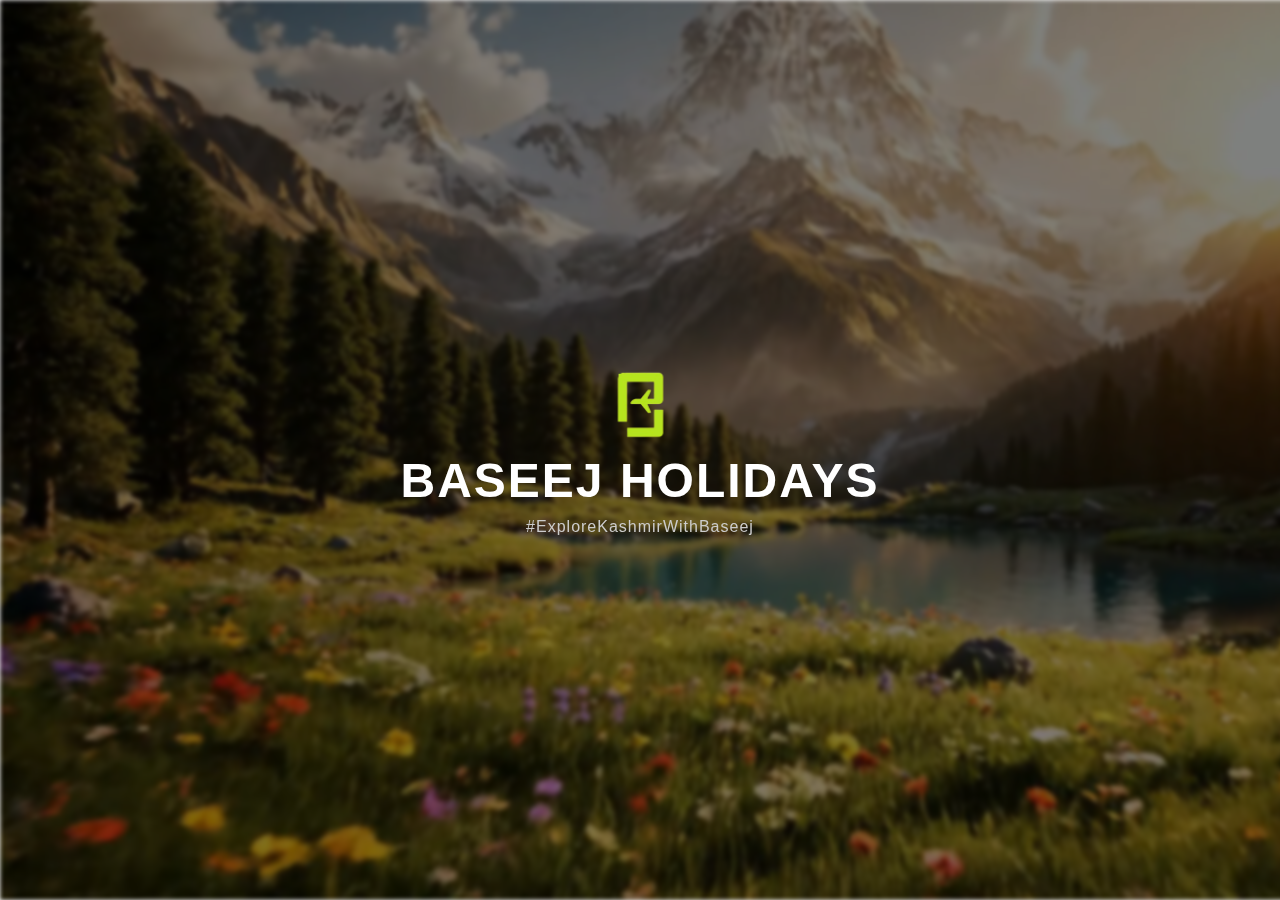
<file: index.html>
<!DOCTYPE html>
<html lang="en">

<head>
    <meta charset="UTF-8">
    <meta name="viewport" content="width=device-width, initial-scale=1.0">
    <title>Baseej Holidays - Home</title>
    <link rel="stylesheet" href="boot.css">
</head>

<body>
   <video autoplay muted loop playsinline webkit-playsinline id="bg-video">
    <source src="bg1.mp4" type="video/mp4">
</video>
<div id="bg-image"></div>

    <div class="boot-screen">
        <div class="logo-container">
            <div class="logo">
                <img src="images.png" alt="Logo" class="logo-img">
                BASEEJ HOLIDAYS
            </div>
            <div class="byline">#ExploreKashmirWithBaseej</div>
        </div>
        <div class="particles-container" id="particles-container"></div>
    </div>
    <script src="boot.js"></script>
</body>

</html>
</file>
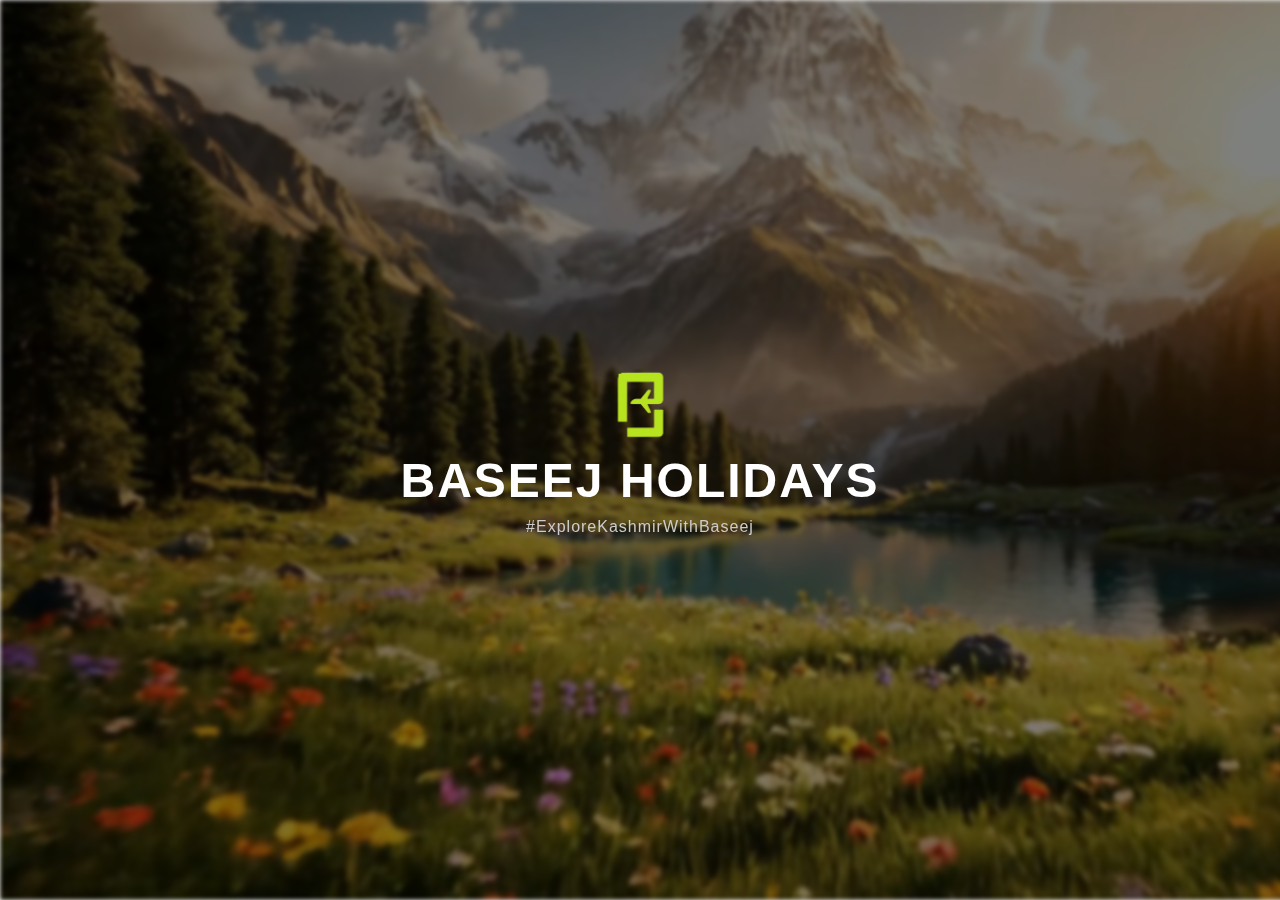
<file: boot.html>
<!DOCTYPE html>
<html lang="en">

<head>
    <meta charset="UTF-8">
    <meta name="viewport" content="width=device-width, initial-scale=1.0">
    <title>EM OS Boot Screen</title>
    <link rel="stylesheet" href="boot.css">
</head>

<body>
    <video autoplay muted loop playsinline id="bg-video">
        <source src="bg1.mp4" type="video/mp4">
        Your browser does not support HTML5 video.
    </video>

    <div class="boot-screen">
        <div class="logo-container">
            <div class="logo">
                <img src="images.png" alt="Logo" class="logo-img">
                BASEEJ HOLIDAYS
            </div>
            <div class="byline">#ExploreKashmirWithBaseej</div>
        </div>
        <div class="particles-container" id="particles-container"></div>
    </div>
    <script src="boot.js"></script>
</body>

</html>
</file>
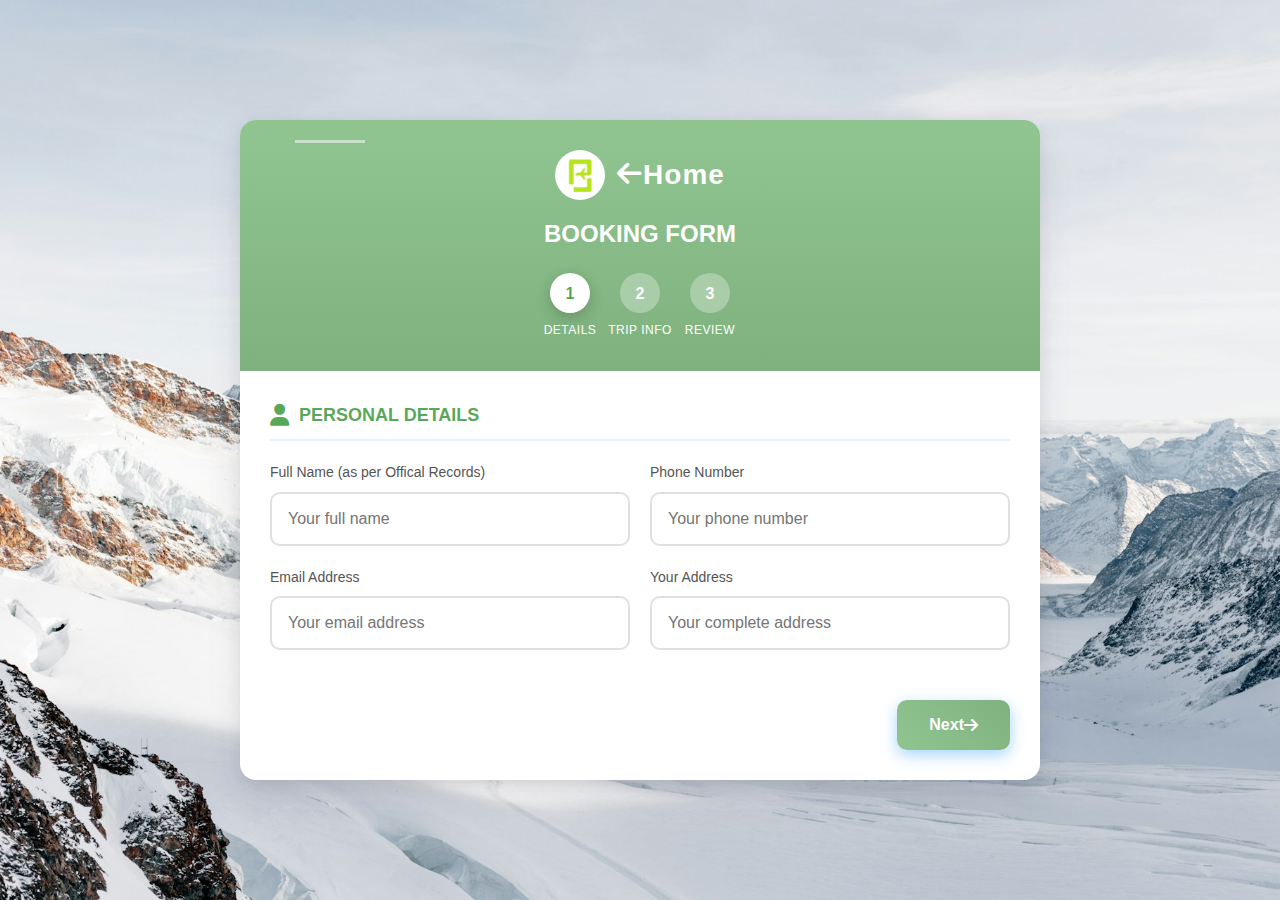
<file: form.html>
<!DOCTYPE html>
<html lang="en">

<head>
    <meta charset="UTF-8">
    <meta name="viewport" content="width=device-width, initial-scale=1.0">
    <title>Baseej Holidays Booking Form</title>

      <meta name="title" content="Baseej Holidays | Explore Kashmir With Baseej">
  <meta name="description" content="Discover breathtaking Kashmir with Baseej Holidays. Customized packages, hassle-free bookings, and unforgettable travel experiences. #ExploreKashmirWithBaseej">
  <meta name="keywords" content="Baseej Holidays, Kashmir tours, Kashmir travel, Baseej travels, explore Kashmir, holiday packages, Kashmir tourism">
  <meta name="author" content="Baseej Holidays">

  <!-- ✅ Open Graph (Facebook, Instagram, WhatsApp) -->
  <meta property="og:title" content="Baseej Holidays | Explore Kashmir">
  <meta property="og:description" content="Plan your dream Kashmir holiday with Baseej Holidays. Explore the beauty, culture, and adventure of Kashmir.">
  <meta property="og:image" content="images.png"> <!-- 🔄 replace with full URL of logo/preview image -->
  <meta property="og:url" content="shoaibali43.github.io/website">
  <meta property="og:type" content="website">

  <!-- ✅ Twitter Cards -->
  <meta name="twitter:card" content="summary_large_image">
  <meta name="twitter:title" content="Baseej Holidays | Explore Kashmir">
  <meta name="twitter:description" content="Travel with Baseej Holidays – Explore the paradise of Kashmir with tailored packages.">
  <meta name="twitter:image" content="images.png"> <!-- 🔄 replace with full image URL -->

  <!-- ✅ Favicon -->
  <link rel="icon" type="image/png" href="images.png">
    
    <link rel="stylesheet" href="https://cdnjs.cloudflare.com/ajax/libs/font-awesome/6.4.0/css/all.min.css">
    <style>
        * {
            margin: 0;
            padding: 0;
            box-sizing: border-box;
            font-family: 'Roboto', 'Segoe UI', sans-serif;
        }

        body {
            background-image: url('snow.jpg'); /* Replace with your image path */
    background-size: cover; /* Make image cover the entire area */
    background-position: center center; /* Center the image */
    background-repeat: no-repeat;
            color: #333;
            line-height: 1.6;
            min-height: 100vh;
            display: flex;
            flex-direction: column;
            align-items: center;
            justify-content: center;
            padding: 20px;
        }

        .container {
            width: 100%;
            max-width: 800px;
            background: white;
            border-radius: 16px;
            box-shadow: 0 15px 35px rgba(50, 50, 93, 0.1), 0 5px 15px rgba(0, 0, 0, 0.07);
            overflow: hidden;
            margin: 40px 0;
        }

        .form-header {
            background: linear-gradient(
  180deg, 
  rgba(34, 139, 34, 0.5),
  rgba(0, 100, 0, 0.5)    
);

            color: white;
            padding: 30px;
            text-align: center;
            position: relative;
        }

        .logo {
            display: flex;
            align-items: center;
            justify-content: center;
            margin-bottom: 15px;
        }

        .logo-icon {
            font-size: 36px;
            margin-right: 12px;
            background: white;
            color: #2196F3;
            width: 50px;
            height: 50px;
            border-radius: 50%;
            display: flex;
            align-items: center;
            justify-content: center;
        }
        img {
            width: 40px;
            height: 40px;
        }

        .logo-text {
            font-size: 28px;
            font-weight: 700;
            letter-spacing: 1px;
        }

        .form-header h1 {
            font-size: 24px;
            font-weight: 600;
            margin-bottom: 10px;
        }

        .progress-bar {
            display: flex;
            align-items: center;
            justify-content: center;
            margin-top: 20px;
        }

        .step {
            display: flex;
            flex-direction: column;
            align-items: center;
            position: relative;
        }

        .step-circle {
            width: 40px;
            height: 40px;
            border-radius: 50%;
            background: rgba(255, 255, 255, 0.3);
            display: flex;
            align-items: center;
            justify-content: center;
            font-weight: bold;
            margin: 0 15px;
            z-index: 2;
        }

        .step.active .step-circle {
            background: white;
            color: #228b22c7;
            box-shadow: 0 5px 15px rgba(0, 0, 0, 0.2);
        }

        .step-line {
            position: absolute;
            height: 3px;
            background: rgba(255, 255, 255, 0.3);
            top: 20px;
            width: 70px;
            left: 55px;
        }

        .step-label {
            margin-top: 8px;
            font-size: 12px;
            font-weight: 500;
            text-transform: uppercase;
            letter-spacing: 0.5px;
        }

        .form-body {
            padding: 30px;
        }

        .form-section {
            margin-bottom: 30px;
        }

        .section-title {
            font-size: 18px;
            font-weight: 600;
            color: #228b22c0;
            margin-bottom: 20px;
            padding-bottom: 10px;
            border-bottom: 2px solid #e3f2fd;
            display: flex;
            align-items: center;
        }

        .section-title i {
            margin-right: 10px;
            font-size: 22px;
        }

        .form-row {
            display: flex;
            flex-wrap: wrap;
            margin: 0 -10px;
        }

        .form-group {
            flex: 1 0 300px;
            margin: 0 10px 20px;
            position: relative;
        }

        label {
            display: block;
            margin-bottom: 8px;
            font-weight: 500;
            color: #555;
            font-size: 14px;
        }

        input,
        select,
        textarea {
            width: 100%;
            padding: 16px;
            border: 2px solid #e0e0e0;
            border-radius: 10px;
            font-size: 16px;
            transition: all 0.3s;
            outline: none;
        }

        input:focus,
        select:focus,
        textarea:focus {
            border-color: #2196F3;
            box-shadow: 0 5px 15px rgba(33, 150, 243, 0.1);
        }

        textarea {
            min-height: 120px;
            resize: vertical;
        }

        .button-group {
            display: flex;
            justify-content: space-between;
            margin-top: 30px;
        }

        .btn {
            padding: 16px 32px;
            border: none;
            border-radius: 10px;
            font-size: 16px;
            font-weight: 600;
            cursor: pointer;
            transition: all 0.3s;
            display: flex;
            align-items: center;
            justify-content: center;
        }

        .btn-next {
            background: linear-gradient(
  45deg,
  #228B2280,
  #00640080
);

            color: white;
            box-shadow: 0 5px 15px rgba(33, 150, 243, 0.4);
        }

        .btn-next:hover {
            transform: translateY(-3px);
            box-shadow: 0 8px 20px rgba(33, 150, 243, 0.5);
        }

        .btn-back {
            background: #f5f5f5;
            color: #555;
        }

        .btn-back:hover {
            background: #e0e0e0;
        }

        .form-step {
            display: none;
        }

        .form-step.active {
            display: block;
        }

        .date-input-group {
            display: flex;
            gap: 15px;
        }

        .date-input-group select {
            flex: 1;
        }

        @media (max-width: 600px) {
            .form-header {
                padding: 20px;
            }

            .logo-text {
                font-size: 22px;
            }

            .form-header h1 {
                font-size: 20px;
            }

            .form-body {
                padding: 20px;
            }

            .form-group {
                flex: 1 0 100%;
            }

            .step-line {
                width: 40px;
            }

            .button-group {
                flex-direction: column;
                gap: 15px;
            }

            .btn {
                width: 100%;
            }

            .date-input-group {
                flex-direction: column;
                gap: 10px;
            }
        }

        /* iOS-style dialog */
        .backdrop {
            position: fixed;
            inset: 0;
            display: none;
            align-items: center;
            justify-content: center;
            background: rgba(0, 0, 0, 0.16);
            backdrop-filter: blur(6px);
            z-index: 1000;
        }

        .backdrop.show {
            display: flex;
        }

        .ios-alert {
            background: #fff;
            border-radius: 14px;
            padding: 18px 16px;
            text-align: center;
            max-width: 300px;
            box-shadow: 0 12px 24px rgba(0, 0, 0, .2);
            transform: translateY(8px) scale(.96);
            opacity: 0;
            transition: .2s ease;
        }

        .backdrop.show .ios-alert {
            transform: translateY(0) scale(1);
            opacity: 1;
        }

        .ios-title {
            font-weight: 600;
            font-size: 17px;
            margin-bottom: 6px;
        }

        .ios-message {
            font-size: 14px;
            color: #555;
            margin-bottom: 14px;
        }

        .ios-btn {
            border: none;
            border-radius: 10px;
            padding: 10px 18px;
            background: #eaf2ff;
            color: #228b22d7;
            font-weight: 600;
            cursor: pointer;
        }
        .logo-text a {
            color: inherit;
            text-decoration: none;
        }
         @media (max-width: 768px) {
    .container {
        max-width: 600px;
    }
}
        
    </style>
</head>

<body>
    
    <div class="container">
        <div class="form-header">
            <div class="logo">
                <div class="logo-icon">
                    <img src="images.png" alt="Baseej Travels Logo">
                </div>
                <div class="logo-text"><i class="fas fa-arrow-left"></i><a href="main.html">Home</a></div>
            </div>
            <h1>BOOKING FORM</h1>
            <div class="progress-bar">
                <div class="step active">
                    <div class="step-circle">1</div>
                    <div class="step-label">Details</div>
                </div>
                <div class="step-line"></div>
                <div class="step">
                    <div class="step-circle">2</div>
                    <div class="step-label">Trip Info</div>
                </div>
                <div class="step-line"></div>
                <div class="step">
                    <div class="step-circle">3</div>
                    <div class="step-label">Review</div>
                </div>
            </div>
        </div>

        <form id="bookingForm" class="form-body" action="https://formspree.io/f/mblapgee" method="POST">
            <!-- Step 1: Personal Details -->
            <div class="form-step active" id="step1">
                <div class="form-section">
                    <div class="section-title">
                        <i class="fas fa-user"></i>
                        PERSONAL DETAILS
                    </div>
                    <div class="form-row">
                        <div class="form-group">
                            <label for="full-name">Full Name (as per Offical Records)</label>
                            <input type="text" id="full-name" name="full-name" placeholder="Your full name" required>
                        </div>
                        <div class="form-group">
                            <label for="phone">Phone Number</label>
                            <input type="tel" id="phone" name="phone" placeholder="Your phone number" required>
                        </div>
                    </div>
                    <div class="form-row">
                        <div class="form-group">
                            <label for="email">Email Address</label>
                            <input type="email" id="email" name="email" placeholder="Your email address" required>
                        </div>
                        <div class="form-group">
                            <label for="address">Your Address</label>
                            <input type="text" id="address" name="address" placeholder="Your complete address" required>
                        </div>
                    </div>
                </div>

                <div class="button-group">
                    <div></div> <!-- Empty div for spacing -->
                    <button type="button" class="btn btn-next" onclick="showStep(2)">Next <i
                            class="fas fa-arrow-right"></i></button>
                </div>
            </div>

            <!-- Step 2: Trip Information -->
            <div class="form-step" id="step2">
                <div class="form-section">
                    <div class="section-title">
                        <i class="fas fa-calendar-alt"></i>
                        TRIP DATES
                    </div>
                    <div class="form-row">
                        <div class="form-group">
                            <label for="from-date">From Date</label>
                            <input type="date" id="from-date" name="from-date" required>
                        </div>
                        <div class="form-group">
                            <label for="to-date">To Date</label>
                            <input type="date" id="to-date" name="to-date" required>
                        </div>
                    </div>
                </div>

                <div class="form-section">
                    <div class="section-title">
                        <i class="fas fa-users"></i>
                        TRAVELERS INFORMATION
                    </div>
                    <div class="form-row">
                        <div class="form-group">
                            <label for="members">Number of Members</label>
                            <select id="members" name="members" required>
                                <option value="" disabled selected>Select number of travelers</option>
                                <option value="1">1</option>
                                <option value="2">2</option>
                                <option value="3">3</option>
                                <option value="4">4</option>
                                <option value="5">5</option>
                                <option value="6">6</option>
                                <option value=">6">More than 6</option>
                            </select>
                        </div>
                        <div class="form-group">
                            <label for="destination">Destination</label>
                            <select id="destination" name="destination" required>
                                <option value="" disabled selected>Choose your destination</option>
                                <option value="Srinagar">Srinagar</option>
                                <option value="Kashmir">Kashmir</option>
                                <option value="Gulmarg">Gulmarg</option>
                                <option value="Sonmarg">Sonmarg</option>
                                <option value="Pahalgam">Pahalgam</option>
                                <option value="Ladakh">Ladakh</option>
                                <option value="Jammu">Jammu</option>
                                <option value="Maldives">Maldives</option>
                                <option value="Bali">Bali</option>
                            </select>
                        </div>
                    </div>
                </div>

                <div class="button-group">
                    <button type="button" class="btn btn-back" onclick="showStep(1)"><i class="fas fa-arrow-left"></i>
                        Back</button>
                    <button type="button" class="btn btn-next" onclick="showStep(3)">Next <i
                            class="fas fa-arrow-right"></i></button>
                </div>
            </div>

            <!-- Step 3: Review -->
            <div class="form-step" id="step3">
                <div class="form-section">
                    <div class="section-title">
                        <i class="fas fa-check-circle"></i>
                        REVIEW YOUR INFORMATION
                    </div>
                    <div id="review-content">
                        <!-- Review content will be generated by JavaScript -->
                    </div>
                </div>

                <div class="button-group">
                    <button type="button" class="btn btn-back" onclick="showStep(2)"><i class="fas fa-arrow-left"></i>
                        Back</button>
                    <button type="submit" class="btn btn-next">Submit Booking <i
                            class="fas fa-paper-plane"></i></button>
                </div>
            </div>
        </form>
    </div>

    <!-- Success Dialog -->
    <div class="backdrop" id="backdrop">
        <div class="ios-alert">
            <div class="ios-title">Booking Submitted</div>
            <div class="ios-message">We'll contact you to confirm your booking within few hours.</div>
            <div class="ios-actions">
                <button class="ios-btn primary" id="okBtn">OK</button>
            </div>
        </div>
    </div>

    <script>
        // Form step navigation
        function showStep(stepNumber) {
            // Hide all steps
            document.querySelectorAll('.form-step').forEach(step => {
                step.classList.remove('active');
            });

            // Show the selected step
            document.getElementById(`step${stepNumber}`).classList.add('active');

            // Update progress bar
            document.querySelectorAll('.step').forEach((step, index) => {
                if (index < stepNumber) {
                    step.classList.add('active');
                } else {
                    step.classList.remove('active');
                }
            });

            // If it's the review step, generate the review content
            if (stepNumber === 3) {
                generateReviewContent();
            }
        }

        // Generate review content
        function generateReviewContent() {
            const reviewContent = document.getElementById('review-content');

            // Get form values
            const fullName = document.getElementById('full-name').value;
            const phone = document.getElementById('phone').value;
            const email = document.getElementById('email').value;
            const address = document.getElementById('address').value;
            const fromDate = document.getElementById('from-date').value;
            const toDate = document.getElementById('to-date').value;
            const members = document.getElementById('members').value;
            const destination = document.getElementById('destination').value;

            // Format the dates
            const formattedFromDate = new Date(fromDate).toLocaleDateString('en-US', {
                weekday: 'long',
                year: 'numeric',
                month: 'long',
                day: 'numeric'
            });

            const formattedToDate = new Date(toDate).toLocaleDateString('en-US', {
                weekday: 'long',
                year: 'numeric',
                month: 'long',
                day: 'numeric'
            });

            // Generate HTML for review
            reviewContent.innerHTML = `
                <div style="background: #f9f9f9; padding: 20px; border-radius: 10px;">
                    <h3 style="margin-bottom: 15px; color: #0D47A1;">Personal Details</h3>
                    <p><strong>Full Name:</strong> ${fullName}</p>
                    <p><strong>Phone:</strong> ${phone}</p>
                    <p><strong>Email:</strong> ${email}</p>
                    <p><strong>Address:</strong> ${address}</p>
                    
                    <h3 style="margin: 20px 0 15px; color: #0D47A1;">Trip Information</h3>
                    <p><strong>From Date:</strong> ${formattedFromDate}</p>
                    <p><strong>To Date:</strong> ${formattedToDate}</p>
                    <p><strong>Number of Travelers:</strong> ${members}</p>
                    <p><strong>Destination:</strong> ${destination}</p>
                </div>
            `;
        }

        // Form submission
        document.getElementById('bookingForm').addEventListener('submit', function (e) {
            e.preventDefault();

            // Submit the form to Formspree
            const form = e.target;
            const formData = new FormData(form);

            fetch(form.action, {
                method: 'POST',
                body: formData,
                headers: {
                    'Accept': 'application/json'
                }
            })
                .then(response => {
                    if (response.ok) {
                        // Show success message
                        document.getElementById('backdrop').classList.add('show');

                        // Reset form after successful submission
                        form.reset();

                        // Reset to first step
                        showStep(1);
                    } else {
                        // Handle error
                        alert('There was a problem submitting your booking. Please try again.');
                    }
                })
                .catch(error => {
                    alert('There was a problem submitting your booking. Please try again.');
                    console.error('Error:', error);
                });
        });

        // Close dialog
        document.getElementById('okBtn').addEventListener('click', function () {
            document.getElementById('backdrop').classList.remove('show');
        });

        // Set minimum date to today
        const fromDateInput = document.getElementById('from-date');
        const toDateInput = document.getElementById('to-date');
        const today = new Date().toISOString().split('T')[0];
        fromDateInput.min = today;

        // Set to-date minimum based on from-date
        fromDateInput.addEventListener('change', function () {
            toDateInput.min = this.value;
        });
    </script>
</body>


</html>
</file>
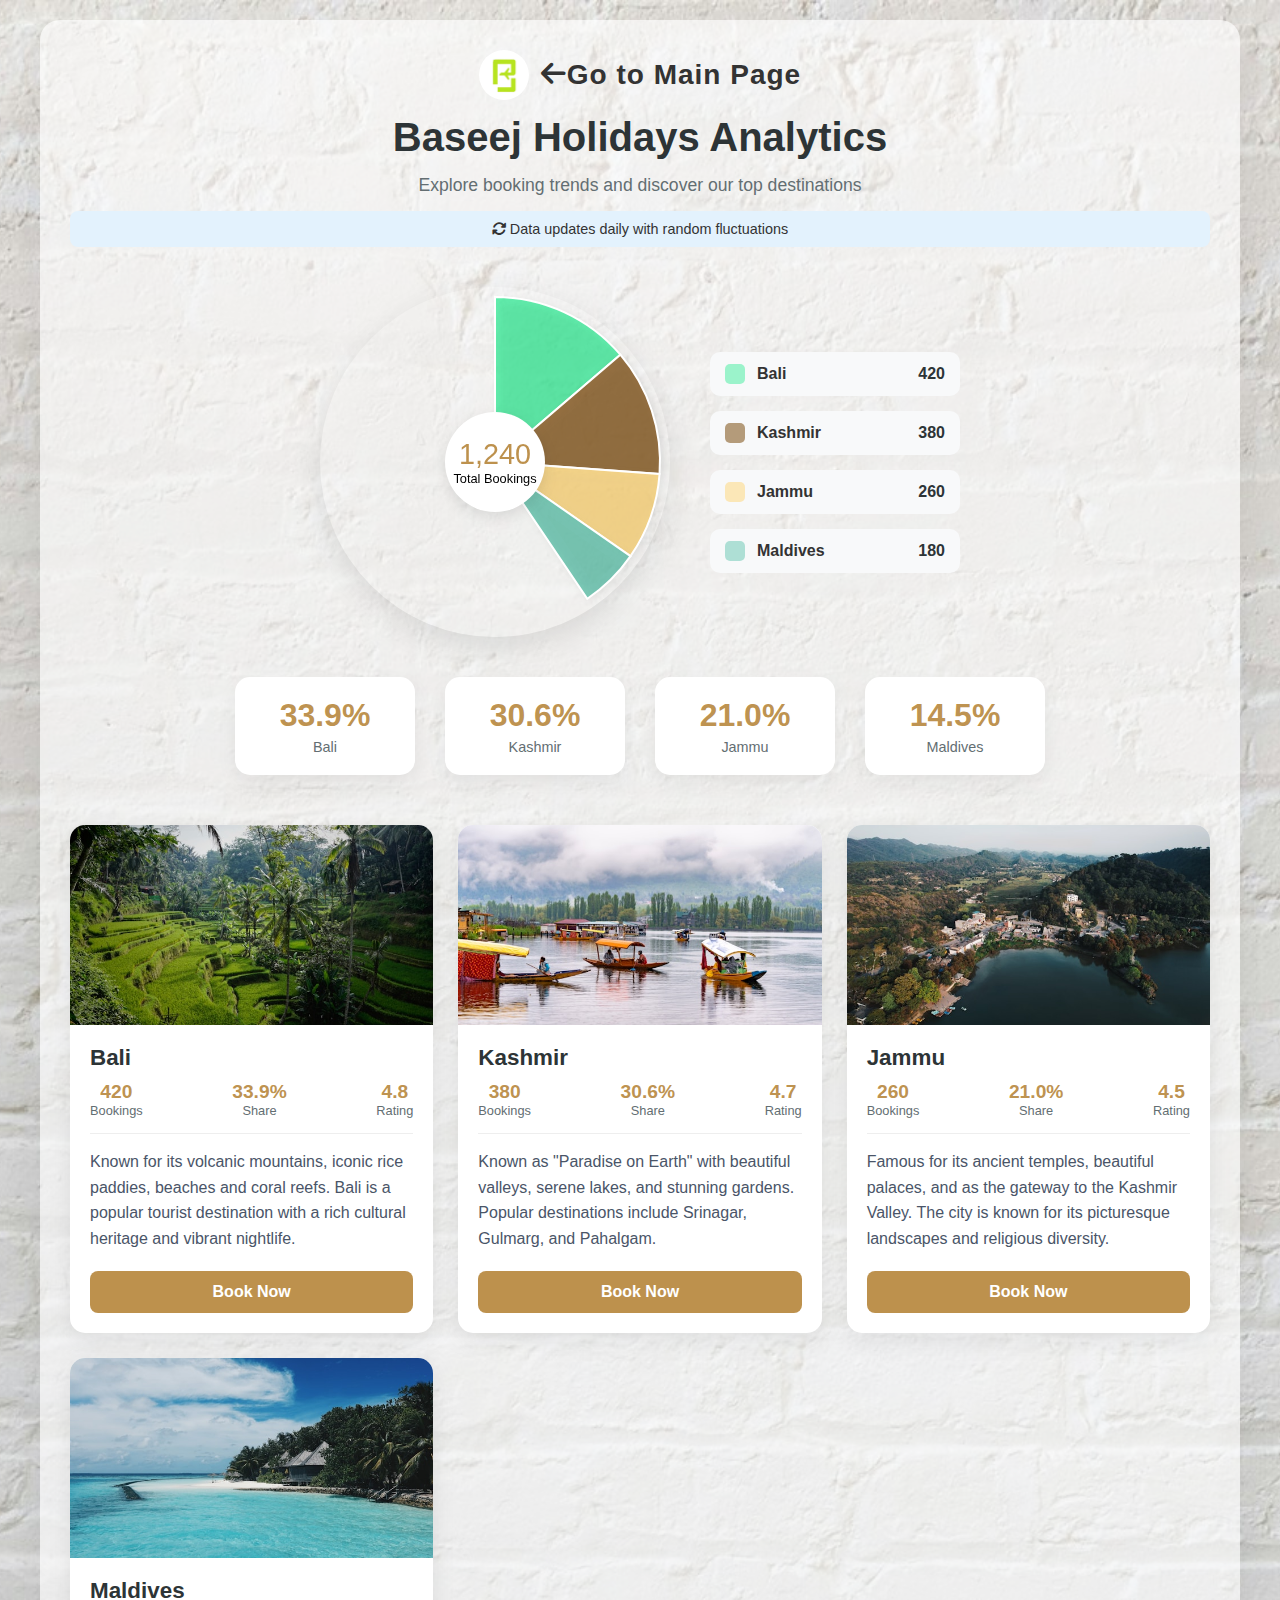
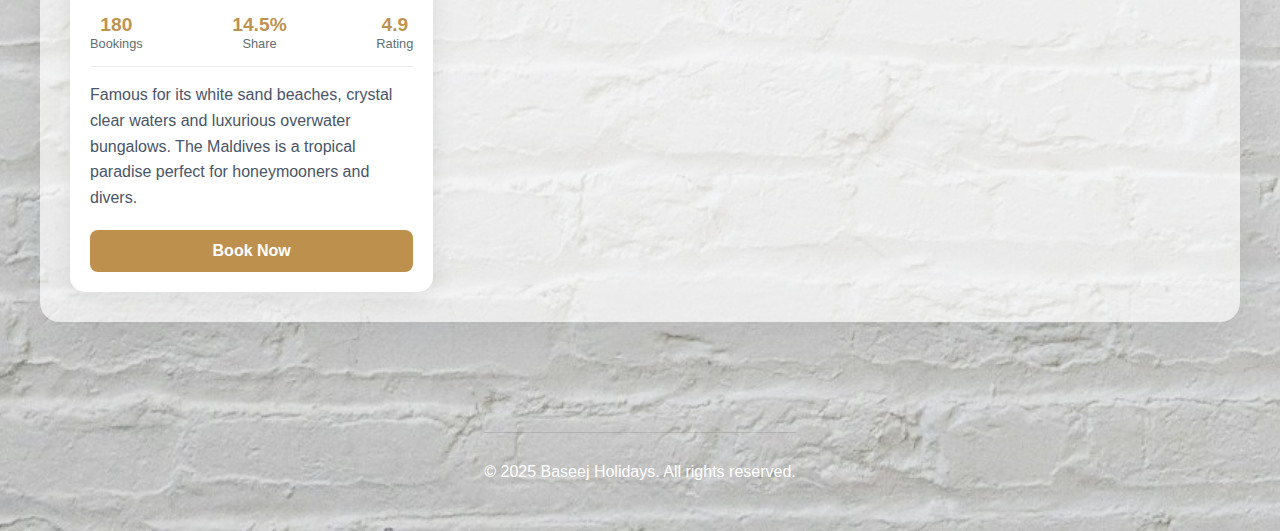
<file: helloaz.html>
<!DOCTYPE html>
<html lang="en">

<head>
    <meta charset="UTF-8">
    <meta name="viewport" content="width=device-width, initial-scale=1.0">
    <title>Travel Destination Analytics</title>
    <link rel="stylesheet" href="https://cdnjs.cloudflare.com/ajax/libs/font-awesome/6.4.0/css/all.min.css">
    <style>
        * {
            margin: 0;
            padding: 0;
            box-sizing: border-box;
            font-family: 'Segoe UI', Tahoma, Geneva, Verdana, sans-serif;
        }

        body {
           background-image: url('woods.jpg');
           background-size: cover; /* Make image cover the entire area */
    background-repeat: no-repeat;
    background-position: center center;
           min-height: 100vh;
            color: #333;
            min-height: 100vh;
            display: flex;
            flex-direction: column;
            align-items: center;
            justify-content: center;
            padding: 20px;
        }


        .container {
            width: 100%;
            max-width: 1200px;
            background: rgba(255, 255, 255, 0.63);
            border-radius: 20px;
            box-shadow: 0 15px 40px rgba(0, 0, 0, 0.08);
            overflow: hidden;
            padding: 30px;
            margin-bottom: 30px;
        }

        header {
            text-align: center;
            margin-bottom: 40px;
        }

        h1 {
            font-size: 2.5rem;
            font-weight: 700;
            color: #2d3436;
            margin-bottom: 15px;
        }

        .subtitle {
            font-size: 1.1rem;
            color: #636e72;
            max-width: 600px;
            margin: 0 auto;
        }

        .data-info {
            text-align: center;
            margin: 15px 0;
            padding: 10px;
            background: #e3f2fd;
            border-radius: 8px;
            font-size: 0.9rem;
        }

        .chart-container {
            display: flex;
            flex-wrap: wrap;
            justify-content: center;
            align-items: center;
            gap: 40px;
        }

        .pie-chart {
            position: relative;
            width: 350px;
            height: 350px;
        }

        canvas {
            width: 100%;
            height: 100%;
            border-radius: 50%;
            box-shadow: 0 10px 30px rgba(0, 0, 0, 0.1);
            transition: transform 0.3s ease;
        }

        canvas:hover {
            transform: scale(1.02);
        }

        .chart-center {
            position: absolute;
            top: 50%;
            left: 50%;
            transform: translate(-50%, -50%);
            width: 100px;
            height: 100px;
            background: white;
            border-radius: 50%;
            display: flex;
            flex-direction: column;
            align-items: center;
            justify-content: center;
            box-shadow: 0 5px 15px rgba(0, 0, 0, 0.1);
        }

        .total-bookings {
            font-size: 1.8rem;
            font-weight: 500;
            color: #ad7521cc;
        }

        .total-label {
            font-size: 0.8rem;
            color: #000000;
        }

        .legend {
            display: flex;
            flex-direction: column;
            gap: 15px;
            min-width: 250px;
        }

        .legend-item {
            display: flex;
            align-items: center;
            gap: 12px;
            padding: 12px 15px;
            border-radius: 10px;
            background: #f8f9fa;
            transition: all 0.3s ease;
            cursor: pointer;
        }

        .legend-item:hover {
            background: white;
            box-shadow: 0 5px 15px rgba(0, 0, 0, 0.08);
            transform: translateX(5px);
        }

        .color-box {
            width: 20px;
            height: 20px;
            border-radius: 5px;
        }

        .destination-name {
            font-weight: 600;
            flex: 1;
        }

        .destination-value {
            font-weight: 700;
            color: #2d3436;
        }
    

        .tooltip {
            position: absolute;
            background: white;
            padding: 12px 18px;
            border-radius: 10px;
            box-shadow: 0 8px 25px rgba(0, 0, 0, 0.15);
            pointer-events: none;
            opacity: 0;
            transition: opacity 0.3s ease;
            z-index: 100;
            text-align: center;
        }

        .tooltip-title {
            font-weight: 700;
            margin-bottom: 5px;
        }

        .tooltip-value {
            font-size: 1.2rem;
            font-weight: 700;
        }

        .tooltip-percentage {
            color: #636e72;
            font-size: 0.9rem;
        }

        .stats {
            display: flex;
            justify-content: center;
            gap: 30px;
            margin-top: 40px;
            flex-wrap: wrap;
        }

        .stat-card {
            background: white;
            padding: 20px;
            border-radius: 15px;
            box-shadow: 0 8px 20px rgba(0, 0, 0, 0.06);
            text-align: center;
            min-width: 180px;
            transition: transform 0.3s ease;
        }

        .stat-card:hover {
            transform: translateY(-5px);
        }

        .stat-value {
            font-size: 2rem;
            font-weight: 700;
            color: #ad7521cc;
            margin-bottom: 5px;
        }

        .stat-label {
            color: #636e72;
            font-size: 0.9rem;
        }

        /* Destination Cards */
        .destination-cards {
            display: grid;
            grid-template-columns: repeat(auto-fit, minmax(300px, 1fr));
            gap: 25px;
            margin-top: 50px;
        }

        .destination-card {
            background: white;
            border-radius: 15px;
            overflow: hidden;
            box-shadow: 0 8px 25px rgba(0, 0, 0, 0.08);
            transition: all 0.3s ease;
        }

        .destination-card:hover {
            transform: translateY(-8px);
            box-shadow: 0 15px 35px rgba(0, 0, 0, 0.12);
        }

        .card-image {
            height: 200px;
            overflow: hidden;
        }

        .card-image img {
            width: 100%;
            height: 100%;
            object-fit: cover;
            transition: transform 0.5s ease;
        }

        .destination-card:hover .card-image img {
            transform: scale(1.05);
        }

        .card-content {
            padding: 20px;
        }

        .card-title {
            font-size: 1.4rem;
            font-weight: 700;
            color: #2d3436;
            margin-bottom: 10px;
        }

        .card-stats {
            display: flex;
            justify-content: space-between;
            margin-bottom: 15px;
            padding-bottom: 15px;
            border-bottom: 1px solid #eee;
        }

        .card-stat {
            display: flex;
            flex-direction: column;
            align-items: center;
        }

        .card-stat-value {
            font-size: 1.2rem;
            font-weight: 700;
            color: #ad7521cc;
        }

        .card-stat-label {
            font-size: 0.8rem;
            color: #636e72;
        }

        .card-description {
            color: #4a5568;
            line-height: 1.6;
            margin-bottom: 20px;
        }

        .card-button {
            display: block;
            width: 100%;
            padding: 12px;
            background: #ad7521cc;
            color: white;
            border: none;
            border-radius: 8px;
            font-weight: 600;
            cursor: pointer;
            transition: background 0.3s ease;
            text-align: center;
            text-decoration: none;
        }

        .card-button:hover {
            background: #ad7521d8;
        }

       footer {
      text-align: center;
      margin-top: 80px;
      padding: 30px 0;
      color: #ffffff;
      border-top: 1px solid rgba(0, 0, 0, 0.1);
  }
        @media (max-width: 768px) {
            .chart-container {
                flex-direction: column;
            }

            .pie-chart {
                width: 280px;
                height: 280px;
            }

            h1 {
                font-size: 2rem;
            }

            .stats {
                gap: 15px;
            }

            .stat-card {
                min-width: 140px;
                padding: 15px;
            }

            .stat-value {
                font-size: 1.6rem;
            }

            .destination-cards {
                grid-template-columns: 1fr;
            }
        }
        .logo {
            display: flex;
            align-items: center;
            justify-content: center;
            margin-bottom: 15px;
        }

        .logo-icon {
            font-size: 36px;
            margin-right: 12px;
            background: white;
            color: #2196F3;
            width: 50px;
            height: 50px;
            border-radius: 50%;
            display: flex;
            align-items: center;
            justify-content: center;
        }
        img {
            width: 40px;
            height: 40px;
        }

        .logo-text {
            font-size: 28px;
            font-weight: 700;
            letter-spacing: 1px;
        }
        .logo-text a {
            text-decoration: none;
            color: inherit;
        }
    </style>
</head>

<body>

    <div class="container">
        <header>
            <div class="form-header">
                <div class="logo">
                    <div class="logo-icon">
                        <img src="images.png" alt="Baseej Travels Logo">
                    </div>
                    <div class="logo-text"><i class="fas fa-arrow-left"></i><a href="main.html">Go to Main Page </a></div>
                </div>
            <h1>Baseej Holidays Analytics</h1>
            <p class="subtitle">Explore booking trends and discover our top destinations</p>
            <div class="data-info" id="dataInfo">
                <i class="fas fa-sync-alt"></i> Data updates daily with random fluctuations
            </div>
        </header>

        <div class="chart-container">
            <div class="pie-chart">
                <canvas id="bookingChart" width="350" height="350"></canvas>
                <div class="chart-center">
                    <div class="total-bookings" id="totalBookings">1,240</div>
                    <div class="total-label">Total Bookings</div>
                </div>
                <div class="tooltip" id="tooltip"></div>
            </div>

            <div class="legend" id="legend">
                <!-- Legend will be populated by JavaScript -->
            </div>
        </div>

        <div class="stats" id="stats">
            <!-- Stats will be populated by JavaScript -->
        </div>

        <!-- Destination Cards -->
        <div class="destination-cards" id="destinationCards">
            <!-- Cards will be populated by JavaScript -->
        </div>
    </div>

    <footer>
        <p>&copy; 2025 Baseej Holidays. All rights reserved.</p>
    </footer>

    <script>
        // Destination data with initial values
        const destinations = [
            {
                name: 'Bali',
                value: 420,
                color: '#1aec8a6b',
                image: 'bali.jpg',
                description: 'Known for its volcanic mountains, iconic rice paddies, beaches and coral reefs. Bali is a popular tourist destination with a rich cultural heritage and vibrant nightlife.',
                rating: 4.8
            },
            {
                name: 'Kashmir',
                value: 380,
                color: '#865b2398',
                image: 'kashmir.jpg',
                description: 'Known as "Paradise on Earth" with beautiful valleys, serene lakes, and stunning gardens. Popular destinations include Srinagar, Gulmarg, and Pahalgam.',
                rating: 4.7
            },
            {
                name: 'Jammu',
                value: 260,
                color: '#ffd16673',
                image: 'jammu.jpg',
                description: 'Famous for its ancient temples, beautiful palaces, and as the gateway to the Kashmir Valley. The city is known for its picturesque landscapes and religious diversity.',
                rating: 4.5
            },
            {
                name: 'Maldives',
                value: 180,
                color: '#31b4945e',
                image: 'maldives.jpg',
                description: 'Famous for its white sand beaches, crystal clear waters and luxurious overwater bungalows. The Maldives is a tropical paradise perfect for honeymooners and divers.',
                rating: 4.9
            }
        ];

        // Function to get or set last update date
        function getLastUpdateDate() {
            const lastUpdate = localStorage.getItem('lastUpdate');
            if (!lastUpdate) {
                const today = new Date().toDateString();
                localStorage.setItem('lastUpdate', today);
                return today;
            }
            return lastUpdate;
        }

        // Function to check if we need to update values
        function shouldUpdateValues() {
            const lastUpdate = getLastUpdateDate();
            const today = new Date().toDateString();
            return lastUpdate !== today;
        }

        // Function to update values with random fluctuations
        function updateValues() {
            const today = new Date().toDateString();

            destinations.forEach(destination => {
                // Add random value between 1-5
                const randomChange = Math.floor(Math.random() * 5) + 1;
                // Randomly decide to add or subtract (75% chance to add)
                const shouldAdd = Math.random() > 0.25;

                if (shouldAdd) {
                    destination.value += randomChange;
                } else {
                    destination.value = Math.max(10, destination.value - randomChange);
                }
            });

            // Update last update date
            localStorage.setItem('lastUpdate', today);

            // Show notification about update
            const dataInfo = document.getElementById('dataInfo');
            dataInfo.innerHTML = `<i class="fas fa-sync-alt"></i> Data updated today with random fluctuations`;
            dataInfo.style.animation = 'pulse 1s';

            setTimeout(() => {
                dataInfo.style.animation = '';
            }, 1000);
        }

        // Check and update values if needed
        if (shouldUpdateValues()) {
            updateValues();
        }

        // Initialize the page
        document.addEventListener('DOMContentLoaded', function () {
            // Populate legend
            const legend = document.getElementById('legend');
            destinations.forEach(dest => {
                const percentage = ((dest.value / getTotal()) * 100).toFixed(1);
                legend.innerHTML += `
                    <div class="legend-item" data-destination="${dest.name.toLowerCase()}">
                        <div class="color-box" style="background-color: ${dest.color};"></div>
                        <div class="destination-name">${dest.name}</div>
                        <div class="destination-value">${dest.value}</div>
                    </div>
                `;
            });

            // Populate stats
            const stats = document.getElementById('stats');
            destinations.forEach(dest => {
                const percentage = ((dest.value / getTotal()) * 100).toFixed(1);
                stats.innerHTML += `
                    <div class="stat-card">
                        <div class="stat-value">${percentage}%</div>
                        <div class="stat-label">${dest.name}</div>
                    </div>
                `;
            });

            // Populate destination cards
            const destinationCards = document.getElementById('destinationCards');
            destinations.forEach(dest => {
                const percentage = ((dest.value / getTotal()) * 100).toFixed(1);
                destinationCards.innerHTML += `
                    <div class="destination-card">
                        <div class="card-image">
                            <img src="${dest.image}" alt="${dest.name}">
                        </div>
                        <div class="card-content">
                            <h3 class="card-title">${dest.name}</h3>
                            <div class="card-stats">
                                <div class="card-stat">
                                    <div class="card-stat-value">${dest.value}</div>
                                    <div class="card-stat-label">Bookings</div>
                                </div>
                                <div class="card-stat">
                                    <div class="card-stat-value">${percentage}%</div>
                                    <div class="card-stat-label">Share</div>
                                </div>
                                <div class="card-stat">
                                    <div class="card-stat-value">${dest.rating}</div>
                                    <div class="card-stat-label">Rating</div>
                                </div>
                            </div>
                            <p class="card-description">${dest.description}</p>
                            <a href="form.html" class="card-button">Book Now</a>
                        </div>
                    </div>
                `;
            });

            // Update total bookings
            document.getElementById('totalBookings').textContent = getTotal().toLocaleString();

            // Initialize chart
            initChart();
        });

        function getTotal() {
            return destinations.reduce((sum, item) => sum + item.value, 0);
        }

        function initChart() {
            const canvas = document.getElementById('bookingChart');
            const ctx = canvas.getContext('2d');
            const tooltip = document.getElementById('tooltip');

            const total = getTotal();
            const centerX = canvas.width / 2;
            const centerY = canvas.height / 2;
            const radius = Math.min(centerX, centerY) - 10;

            // Animation variables
            let animationProgress = 0;
            const animationDuration = 2000;
            const startTime = Date.now();

            // Draw the pie chart with animation
            function drawAnimatedPieChart() {
                // Clear the canvas
                ctx.clearRect(0, 0, canvas.width, canvas.height);

                // Calculate animation progress
                const currentTime = Date.now();
                animationProgress = Math.min(1, (currentTime - startTime) / animationDuration);

                // Draw each segment with animation
                let startAngle = -0.5 * Math.PI;

                for (let i = 0; i < destinations.length; i++) {
                    const segmentAngle = (destinations[i].value / total) * 2 * Math.PI * animationProgress;

                    // Draw segment
                    ctx.beginPath();
                    ctx.moveTo(centerX, centerY);
                    ctx.arc(centerX, centerY, radius, startAngle, startAngle + segmentAngle);
                    ctx.closePath();
                    ctx.fillStyle = destinations[i].color;
                    ctx.fill();

                    // Add subtle shadow for depth
                    ctx.shadowColor = 'rgba(0, 0, 0, 0.2)';
                    ctx.shadowBlur = 10;
                    ctx.shadowOffsetX = 3;
                    ctx.shadowOffsetY = 3;
                    ctx.fill();
                    ctx.shadowColor = 'transparent';
                    ctx.shadowBlur = 0;
                    ctx.shadowOffsetX = 0;
                    ctx.shadowOffsetY = 0;

                    // Add outline
                    ctx.strokeStyle = 'white';
                    ctx.lineWidth = 2;
                    ctx.stroke();

                    startAngle += segmentAngle;
                }

                // Continue animation until complete
                if (animationProgress < 1) {
                    requestAnimationFrame(drawAnimatedPieChart);
                }
            }

            // Initial draw
            drawAnimatedPieChart();

            // Add hover effects
            canvas.addEventListener('mousemove', function (event) {
                const rect = canvas.getBoundingClientRect();
                const x = event.clientX - rect.left;
                const y = event.clientY - rect.top;

                // Calculate angle from center
                const distanceFromCenter = Math.sqrt(Math.pow(x - centerX, 2) + Math.pow(y - centerY, 2));

                if (distanceFromCenter <= radius) {
                    // Calculate angle in radians
                    let angle = Math.atan2(y - centerY, x - centerX);
                    if (angle < 0) angle += 2 * Math.PI;

                    // Adjust for starting at top
                    angle += 0.5 * Math.PI;
                    if (angle > 2 * Math.PI) angle -= 2 * Math.PI;

                    // Find which segment is being hovered
                    let cumulativeAngle = 0;
                    for (let i = 0; i < destinations.length; i++) {
                        const segmentAngle = (destinations[i].value / total) * 2 * Math.PI;

                        if (angle >= cumulativeAngle && angle <= cumulativeAngle + segmentAngle) {
                            // Show tooltip
                            const percentage = ((destinations[i].value / total) * 100).toFixed(1);
                            tooltip.innerHTML = `
                                <div class="tooltip-title">${destinations[i].name}</div>
                                <div class="tooltip-value">${destinations[i].value} bookings</div>
                                <div class="tooltip-percentage">${percentage}%</div>
                            `;
                            tooltip.style.opacity = '1';
                            tooltip.style.left = (x + 10) + 'px';
                            tooltip.style.top = (y - 10) + 'px';

                            // Add glow effect to the segment
                            ctx.clearRect(0, 0, canvas.width, canvas.height);
                            drawAnimatedPieChart();

                            // Draw highlighted segment with glow
                            let highlightStartAngle = -0.5 * Math.PI;
                            for (let j = 0; j < i; j++) {
                                highlightStartAngle += (destinations[j].value / total) * 2 * Math.PI;
                            }

                            const highlightEndAngle = highlightStartAngle + (destinations[i].value / total) * 2 * Math.PI;

                            // Draw highlight with glow
                            ctx.beginPath();
                            ctx.moveTo(centerX, centerY);
                            ctx.arc(centerX, centerY, radius + 3, highlightStartAngle, highlightEndAngle);
                            ctx.closePath();
                            ctx.fillStyle = destinations[i].color;
                            ctx.shadowColor = destinations[i].color;
                            ctx.shadowBlur = 15;
                            ctx.shadowOffsetX = 0;
                            ctx.shadowOffsetY = 0;
                            ctx.fill();
                            ctx.shadowColor = 'transparent';

                            return;
                        }
                        cumulativeAngle += segmentAngle;
                    }
                } else {
                    tooltip.style.opacity = '0';
                    drawAnimatedPieChart();
                }
            });

            canvas.addEventListener('mouseleave', function () {
                tooltip.style.opacity = '0';
                drawAnimatedPieChart();
            });
        }
    </script>
</body>


</html>
</file>
<file: boot.css>
* {
    margin: 0;
    padding: 0;
    box-sizing: border-box;
}

html,
body {
    height: 100%;
    width: 100%;
    font-family: "Segoe UI", Arial, sans-serif;
    overflow: hidden;
}

#bg-video {
    position: fixed;
    top: 0;
    left: 0;
    min-width: 100%;
    min-height: 100%;
    object-fit: cover;
    z-index: -1;
    filter: brightness(0.5) blur(2px);
    }
#bg-image {
  position: fixed;
  right: 0;
  bottom: 0;
  width: 100%;
  height: 100%;
  background: url("bg5.jpg") no-repeat center center/cover;
  z-index: -1;
  display: none;
}

.boot-screen {
    display: flex;
    justify-content: center;
    align-items: center;
    height: 100%;
    flex-direction: column;
    text-align: center;
    color: #ffffff;
    position: relative;
    z-index: 2;
}

.logo-container {
    animation: fadeInUp 2s ease-out;
}

.logo {
    font-size: 3rem;
    font-weight: bold;
    letter-spacing: 2px;
    color: #ffffff;
    }

.byline {
    margin-top: 10px;
    font-size: 1rem;
    color: #cccccc;
        letter-spacing: 1px;
    animation: fadeIn 3s ease-in forwards;
}

.particles-container {
    position: absolute;
    top: 0;
    left: 0;
    height: 100%;
    width: 100%;
    pointer-events: none;
    z-index: 1;
}

@keyframes fadeInUp {
    from {
        opacity: 0;
        transform: translateY(40px);
    }

    to {
        opacity: 1;
        transform: translateY(0);
    }
}

@keyframes fadeIn {
    from {
        opacity: 0;
    }

    to {
        opacity: 1;
    }
}

.logo-img {
    display: block;
    margin: 0 auto 10px auto;
        width: 80px;
        height: auto;
}
@media (max-width: 768px) {
  #bg-video {
    display: none;
  }
  #bg-image {
    display: block;
  }
    .logo {
    font-size: 1.5rem;
    }
}
</file>
